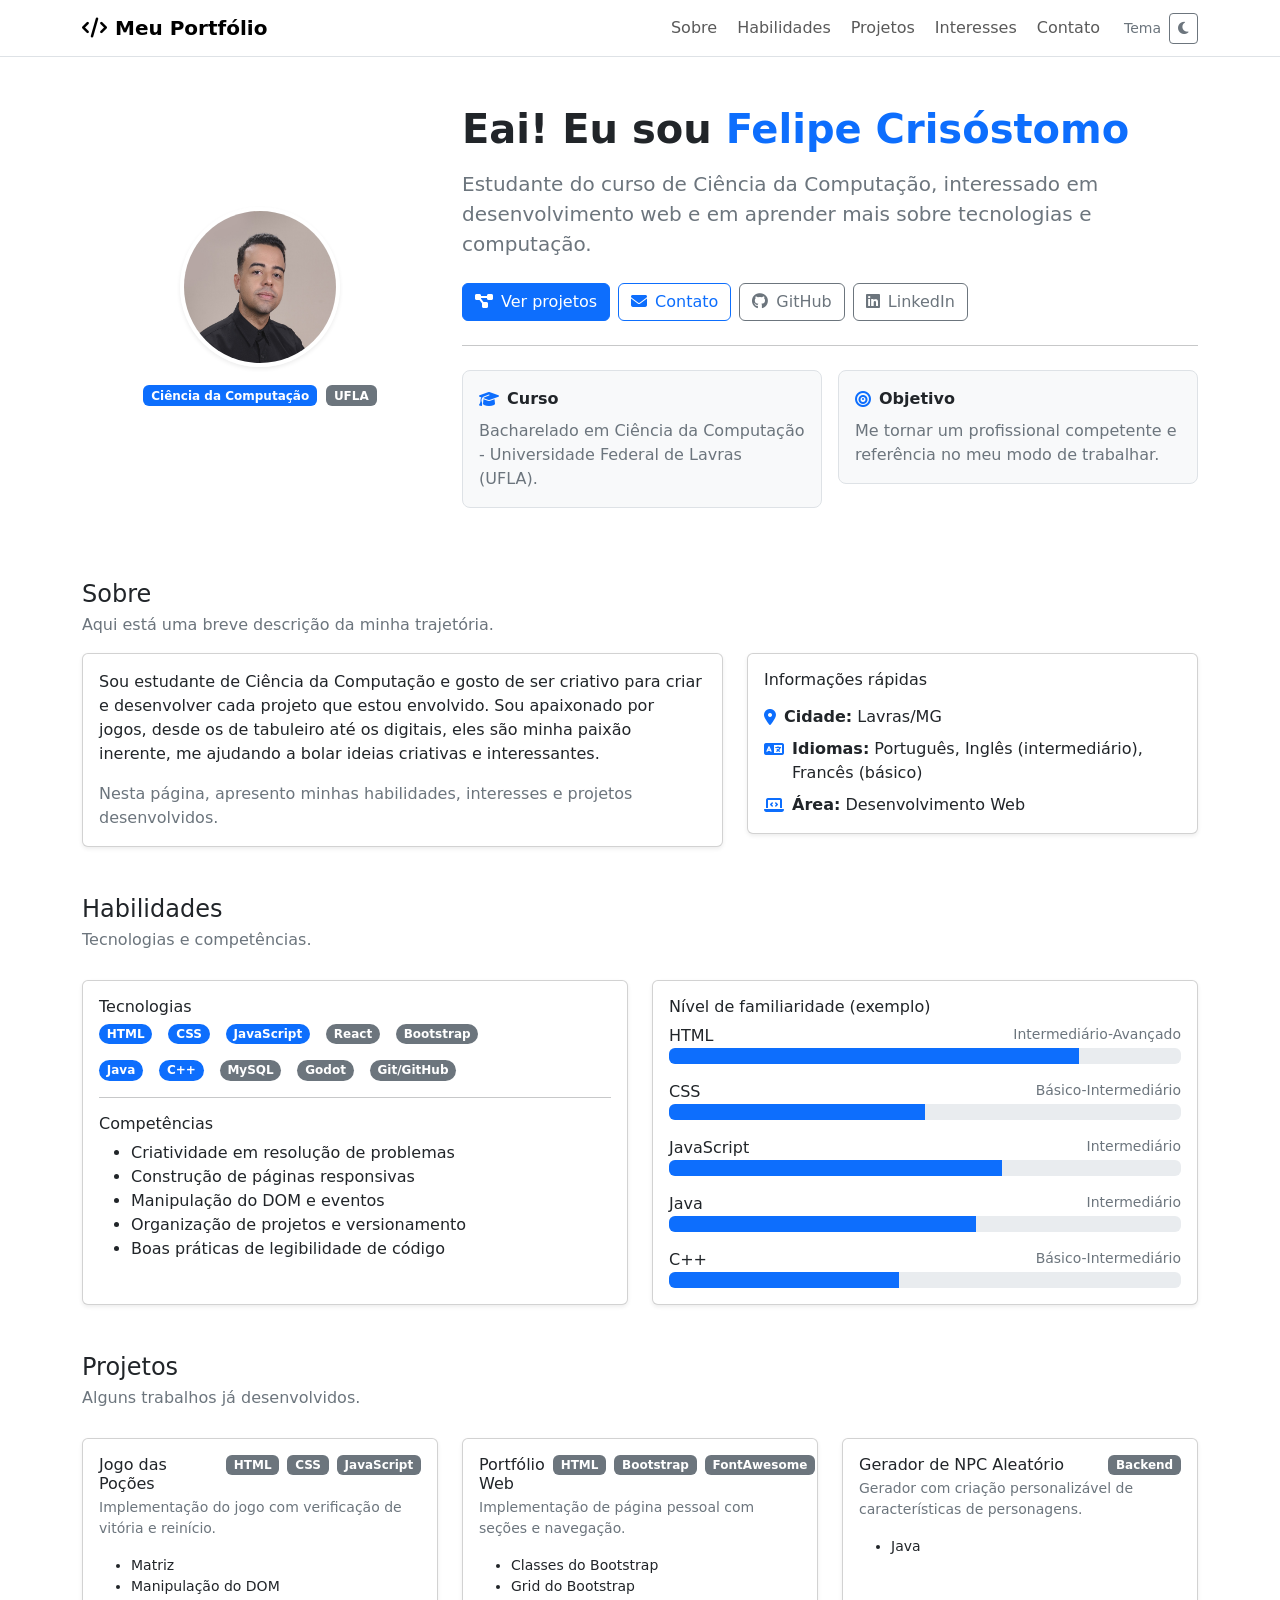
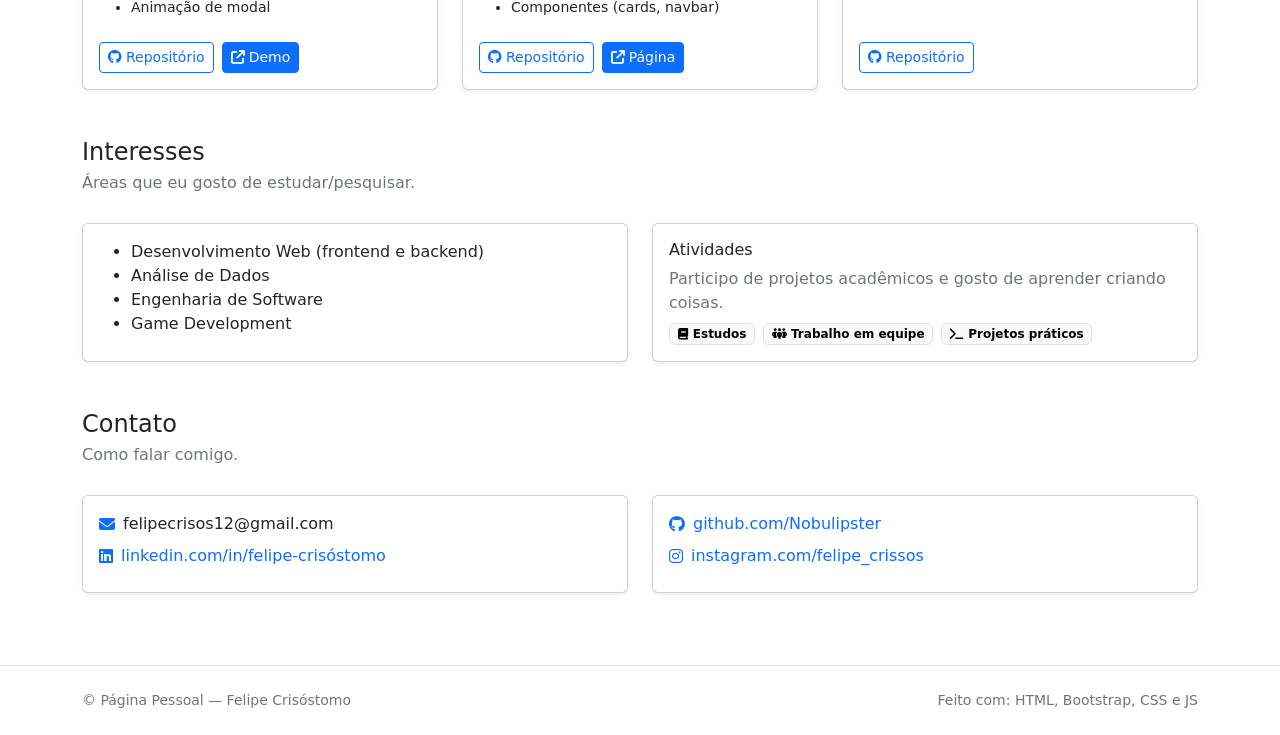
<file: bootstrap/index.html>
<!DOCTYPE html>
<html lang="pt-BR" data-bs-theme="light">

<head>
    <meta charset="utf-8">
    <meta name="viewport" content="width=device-width, initial-scale=1.0">
    <title>Página Pessoal</title>

    <!-- Bootstrap 5 (CSS) -->
    <link href="https://cdn.jsdelivr.net/npm/bootstrap@5.3.3/dist/css/bootstrap.min.css" rel="stylesheet">

    <!-- Font Awesome (ícones) -->
    <link rel="stylesheet" href="https://cdnjs.cloudflare.com/ajax/libs/font-awesome/6.5.0/css/all.min.css">

    <!-- CSS do projeto (externo) -->
    <link rel="stylesheet" href="assets/css/styles.css">
</head>

<body class="bg-body">
    <!-- Conteúdo virá aqui -->

    <!-- Bootstrap JS (necessário para navbar colapsável) -->
    <script src="https://cdn.jsdelivr.net/npm/bootstrap@5.3.3/dist/js/bootstrap.bundle.min.js"></script>

    <!-- Navbar -->
    <nav class="navbar navbar-expand-lg border-bottom bg-body sticky-top">
        <div class="container">
            <a class="navbar-brand fw-semibold" href="#top">
                <i class="fa-solid fa-code me-2"></i>Meu Portfólio
            </a>
            <button class="navbar-toggler" type="button" data-bs-toggle="collapse" data-bs-target="#navContent">
                <span class="navbar-toggler-icon"></span>
            </button>
            <div class="collapse navbar-collapse" id="navContent">
                <ul class="navbar-nav ms-auto gap-lg-1">
                    <li class="nav-item"><a class="nav-link" href="#sobre">Sobre</a></li>
                    <li class="nav-item"><a class="nav-link" href="#habilidades">Habilidades</a></li>
                    <li class="nav-item"><a class="nav-link" href="#projetos">Projetos</a></li>
                    <li class="nav-item"><a class="nav-link" href="#interesses">Interesses</a></li>
                    <li class="nav-item"><a class="nav-link" href="#contato">Contato</a></li>
                </ul>
                <div class="ms-lg-3 d-flex align-items-center gap-2 py-2 py-lg-0">
                    <span class="small text-secondary d-none d-lg-inline">Tema</span>
                    <button id="themeToggle" class="btn btn-outline-secondary btn-sm" type="button">
                        <i class="fa-solid fa-moon"></i>
                    </button>
                </div>
            </div>
        </div>
    </nav>

    <!-- Header / Informações Básicas -->
    <header id="top" class="py-5">
        <div class="container">
            <div class="row align-items-center g-4">
                <div class="col-12 col-lg-4 text-center">
                    <img class="profile-img shadow-sm" src="assets/img/foto.png" alt="Foto de perfil">
                    <div class="mt-3">
                        <span class="badge text-bg-primary me-1">Ciência da Computação</span>
                        <span class="badge text-bg-secondary">UFLA</span>
                    </div>
                </div>
                <div class="col-12 col-lg-8">
                    <h1 class="display-6 fw-semibold mb-3">
                        Eai! Eu sou <span class="text-primary">Felipe Crisóstomo</span>
                    </h1>
                    <p class="lead text-secondary mb-4">
                        Estudante do curso de Ciência da Computação, interessado em desenvolvimento web e em aprender
                        mais sobre tecnologias e computação.
                    </p>
                    <div class="d-flex flex-wrap gap-2">
                        <a class="btn btn-primary" href="#projetos">
                            <i class="fa-solid fa-diagram-project me-2"></i>Ver projetos
                        </a>
                        <a class="btn btn-outline-primary" href="#contato">
                            <i class="fa-solid fa-envelope me-2"></i>Contato
                        </a>
                        <a class="btn btn-outline-secondary" href="https://github.com/" target="_blank">
                            <i class="fa-brands fa-github me-2"></i>GitHub
                        </a>
                        <a class="btn btn-outline-secondary" href="https://www.linkedin.com/" target="_blank">
                            <i class="fa-brands fa-linkedin me-2"></i>LinkedIn
                        </a>
                    </div>
                    <hr class="my-4">
                    <div class="row g-3">
                        <div class="col-12 col-md-6">
                            <div class="p-3 rounded-3 border bg-body-tertiary">
                                <div class="d-flex align-items-center gap-2 mb-2">
                                    <i class="fa-solid fa-graduation-cap text-primary"></i>
                                    <strong>Curso</strong>
                                </div>
                                <p class="mb-0 text-secondary">
                                    Bacharelado em Ciência da Computação - Universidade Federal de Lavras (UFLA).
                                </p>
                            </div>
                        </div>
                        <div class="col-12 col-md-6">
                            <div class="p-3 rounded-3 border bg-body-tertiary">
                                <div class="d-flex align-items-center gap-2 mb-2">
                                    <i class="fa-solid fa-bullseye text-primary"></i>
                                    <strong>Objetivo</strong>
                                </div>
                                <p class="mb-0 text-secondary">
                                    Me tornar um profissional competente e referência no meu modo de trabalhar.
                                </p>
                            </div>
                        </div>
                    </div>
                </div>
            </div>
        </div>
    </header>

    <main class="pb-5">
        <!-- Sobre -->
        <section id="sobre" class="py-4">
            <div class="container">
                <div class="mb-3">
                    <h2 class="h4 mb-1">Sobre</h2>
                    <p class="text-secondary mb-0">Aqui está uma breve descrição da minha trajetória.</p>
                </div>
                <div class="row g-4">
                    <div class="col-12 col-lg-7">
                        <div class="card shadow-sm">
                            <div class="card-body">
                                <p class="mb-3">
                                    Sou estudante de Ciência da Computação e gosto de ser criativo para criar
                                    e desenvolver cada projeto que estou envolvido. Sou apaixonado por jogos, 
                                    desde os de tabuleiro até os digitais, eles são minha paixão inerente, me
                                    ajudando a bolar ideias criativas e interessantes.
                                </p>
                                <p class="mb-0 text-secondary">
                                    Nesta página, apresento minhas habilidades, interesses e projetos desenvolvidos.
                                </p>
                            </div>
                        </div>
                    </div>
                    <div class="col-12 col-lg-5">
                        <div class="card shadow-sm">
                            <div class="card-body">
                                <h3 class="h6 mb-3">Informações rápidas</h3>
                                <ul class="list-unstyled mb-0">
                                    <li class="d-flex gap-2 mb-2">
                                        <i class="fa-solid fa-location-dot text-primary mt-1"></i>
                                        <div><strong>Cidade:</strong> Lavras/MG</div>
                                    </li>
                                    <li class="d-flex gap-2 align-items-start mb-2">
                                        <i class="fa-solid fa-language mt-1 text-primary"></i>
                                        <div><strong>Idiomas:</strong> Português, Inglês (intermediário), Francês
                                            (básico)</div>
                                    </li>
                                    <li class="d-flex gap-2">
                                        <i class="fa-solid fa-laptop-code text-primary mt-1"></i>
                                        <div><strong>Área:</strong> Desenvolvimento Web</div>
                                    </li>
                                </ul>
                            </div>
                        </div>
                    </div>
                </div>
            </div>
        </section>

        <!-- Habilidades -->
        <section id="habilidades" class="py-4">
            <div class="container">
                <div class="section-title">
                    <h2 class="h4 mb-1">Habilidades</h2>
                    <p class="text-secondary mb-0">Tecnologias e competências.</p>
                </div>
                <div class="row g-4 mt-1">
                    <div class="col-12 col-lg-6">
                        <div class="card shadow-sm h-100">
                            <div class="card-body">
                                <h3 class="h6">Tecnologias</h3>
                                <div class="d-flex flex-wrap gap-3 mb-3">
                                    <span class="badge rounded-pill text-bg-primary">HTML</span>
                                    <span class="badge rounded-pill text-bg-primary">CSS</span>
                                    <span class="badge rounded-pill text-bg-primary">JavaScript</span>
                                    <span class="badge rounded-pill text-bg-secondary">React</span>
                                    <span class="badge rounded-pill text-bg-secondary">Bootstrap</span>
                                </div>
                                <div class="d-flex flex-wrap gap-3 mb-3">
                                    <span class="badge rounded-pill text-bg-primary">Java</span>
                                    <span class="badge rounded-pill text-bg-primary">C++</span>
                                    <span class="badge rounded-pill text-bg-secondary">MySQL</span>
                                    <span class="badge rounded-pill text-bg-secondary">Godot</span>
                                    <span class="badge rounded-pill text-bg-secondary">Git/GitHub</span>
                                </div>
                                <hr>
                                <h3 class="h6">Competências</h3>
                                <ul class="mb-0">
                                    <li>Criatividade em resolução de problemas</li>
                                    <li>Construção de páginas responsivas</li>
                                    <li>Manipulação do DOM e eventos</li>
                                    <li>Organização de projetos e versionamento</li>
                                    <li>Boas práticas de legibilidade de código</li>
                                </ul>
                            </div>
                        </div>
                    </div>
                    <div class="col-12 col-lg-6">
                        <div class="card shadow-sm h-100">
                            <div class="card-body">
                                <h3 class="h6">Nível de familiaridade (exemplo)</h3>
                                <div class="mb-3">
                                    <div class="d-flex justify-content-between">
                                        <span>HTML</span><span class="text-secondary small">Intermediário-Avançado</span>
                                    </div>
                                    <div class="progress" role="progressbar" aria-label="HTML" aria-valuenow="80"
                                        aria-valuemin="0" aria-valuemax="100">
                                        <div class="progress-bar" style="width: 80%"></div>
                                    </div>
                                </div>
                                <div class="mb-3">
                                    <div class="d-flex justify-content-between">
                                        <span>CSS</span><span class="text-secondary small">Básico-Intermediário</span>
                                    </div>
                                    <div class="progress" role="progressbar" aria-label="CSS" aria-valuenow="50"
                                        aria-valuemin="0" aria-valuemax="100">
                                        <div class="progress-bar" style="width: 50%"></div>
                                    </div>
                                </div>
                                <div class="mb-3">
                                    <div class="d-flex justify-content-between">
                                        <span>JavaScript</span><span class="text-secondary small">Intermediário</span>
                                    </div>
                                    <div class="progress" role="progressbar" aria-label="JavaScript" aria-valuenow="65"
                                        aria-valuemin="0" aria-valuemax="100">
                                        <div class="progress-bar" style="width: 65%"></div>
                                    </div>
                                </div>
                                <div class="mb-3">
                                    <div class="d-flex justify-content-between">
                                        <span>Java</span><span class="text-secondary small">Intermediário</span>
                                    </div>
                                    <div class="progress" role="progressbar" aria-label="HTML" aria-valuenow="60"
                                        aria-valuemin="0" aria-valuemax="100">
                                        <div class="progress-bar" style="width: 60%"></div>
                                    </div>
                                </div>
                                <div class="mb-0">
                                    <div class="d-flex justify-content-between">
                                        <span>C++</span><span class="text-secondary small">Básico-Intermediário</span>
                                    </div>
                                    <div class="progress" role="progressbar" aria-label="HTML" aria-valuenow="45"
                                        aria-valuemin="0" aria-valuemax="100">
                                        <div class="progress-bar" style="width: 45%"></div>
                                    </div>
                                </div>
                            </div>
                        </div>
                    </div>
                </div>
            </div>
        </section>

        <!-- Projetos -->
        <section id="projetos" class="py-4">
            <div class="container">
                <div class="section-title">
                    <h2 class="h4 mb-1">Projetos</h2>
                    <p class="text-secondary mb-0">Alguns trabalhos já desenvolvidos.</p>
                </div>
                <div class="row g-4 mt-1">
                    <div class="col-12 col-md-6 col-lg-4">
                        <div class="card shadow-sm h-100">
                            <div class="card-body d-flex flex-column">
                                <div class="d-flex align-items-start justify-content-between gap-2">
                                    <h3 class="h6 mb-1">Jogo das Poções</h3>
                                    <span class="badge text-bg-secondary">HTML</span>
                                    <span class="badge text-bg-secondary">CSS</span>
                                    <span class="badge text-bg-secondary">JavaScript</span>
                                </div>
                                <p class="text-secondary small">
                                    Implementação do jogo com verificação de vitória e reinício.
                                </p>
                                <ul class="small mb-4">
                                    <li>Matriz</li>
                                    <li>Manipulação do DOM</li>
                                    <li>Animação de modal</li>
                                </ul>
                                <div class="mt-auto d-flex gap-2">
                                    <a class="btn btn-sm btn-outline-primary" href="https://github.com/Nobulipster/jogo-das-pocoes" target="_blank" rel="noreferrer">
                                        <i class="fa-brands fa-github me-1"></i>Repositório
                                    </a>
                                    <a class="btn btn-sm btn-primary" href="https://nobulipster.github.io/jogo-das-pocoes/page/" target="_blank" rel="noreferrer">
                                        <i class="fa-solid fa-arrow-up-right-from-square me-1"></i>Demo
                                    </a>
                                </div>
                            </div>
                        </div>
                    </div>
                    <div class="col-12 col-md-6 col-lg-4">
                        <div class="card shadow-sm h-100">
                            <div class="card-body d-flex flex-column">
                                <div class="d-flex align-items-start justify-content-between gap-2">
                                    <h3 class="h6 mb-1">Portfólio Web</h3>
                                    <span class="badge text-bg-secondary">HTML</span>
                                    <span class="badge text-bg-secondary">Bootstrap</span>
                                    <span class="badge text-bg-secondary">FontAwesome</span>
                                </div>
                                <p class="text-secondary small">
                                    Implementação de página pessoal com seções e navegação.
                                </p>
                                <ul class="small mb-4">
                                    <li>Classes do Bootstrap</li>
                                    <li>Grid do Bootstrap</li>
                                    <li>Componentes (cards, navbar)</li>
                                </ul>
                                <div class="mt-auto d-flex gap-2">
                                    <a class="btn btn-sm btn-outline-primary" href="https://github.com/Nobulipster/Portfolio-Web" target="_blank" rel="noreferrer">
                                        <i class="fa-brands fa-github me-1"></i>Repositório
                                    </a>
                                    <a class="btn btn-sm btn-primary" href="#" target="_blank" rel="noreferrer">
                                        <i class="fa-solid fa-arrow-up-right-from-square me-1"></i>Página
                                    </a>
                                </div>
                            </div>
                        </div>
                    </div>
                    <div class="col-12 col-md-6 col-lg-4">
                        <div class="card shadow-sm h-100">
                            <div class="card-body d-flex flex-column">
                                <div class="d-flex align-items-start justify-content-between gap-2">
                                    <h3 class="h6 mb-1">Gerador de NPC Aleatório</h3>
                                    <span class="badge text-bg-secondary">Backend</span>
                                </div>
                                <p class="text-secondary small">
                                    Gerador com criação personalizável de características de personagens.
                                </p>
                                <ul class="small mb-4">
                                    <li>Java</li>
                                </ul>
                                <div class="mt-auto d-flex">
                                    <a class="btn btn-sm btn-outline-primary" href="https://github.com/Nobulipster/Criador_NPC_Aleatorio" target="_blank" rel="noreferrer">
                                        <i class="fa-brands fa-github me-1"></i>Repositório
                                    </a>
                                </div>
                            </div>
                        </div>
                    </div>
                </div>
            </div>
        </section>

        <!-- Interesses -->
        <section id="interesses" class="py-4">
            <div class="container">
                <div class="section-title">
                    <h2 class="h4 mb-1">Interesses</h2>
                    <p class="text-secondary mb-0">Áreas que eu gosto de estudar/pesquisar.</p>
                </div>
                <div class="row g-4 mt-1">
                    <div class="col-12 col-lg-6">
                        <div class="card shadow-sm h-100">
                            <div class="card-body">
                                <ul class="mb-0">
                                    <li>Desenvolvimento Web (frontend e backend)</li>
                                    <li>Análise de Dados</li>
                                    <li>Engenharia de Software</li>
                                    <li>Game Development</li>
                                </ul>
                            </div>
                        </div>
                    </div>
                    <div class="col-12 col-lg-6">
                        <div class="card shadow-sm h-100">
                            <div class="card-body">
                                <h3 class="h6">Atividades</h3>
                                <p class="text-secondary mb-2">
                                    Participo de projetos acadêmicos e gosto de aprender criando coisas.
                                </p>
                                <div class="d-flex flex-wrap gap-2">
                                    <span class="badge text-bg-light border"><i
                                            class="fa-solid fa-book me-1"></i>Estudos</span>
                                    <span class="badge text-bg-light border"><i
                                            class="fa-solid fa-people-group me-1"></i>Trabalho em equipe</span>
                                    <span class="badge text-bg-light border"><i
                                            class="fa-solid fa-terminal me-1"></i>Projetos práticos</span>
                                </div>
                            </div>
                        </div>
                    </div>
                </div>
            </div>
        </section>

        <!-- Contato -->
        <section id="contato" class="py-4">
            <div class="container">
                <div class="section-title">
                    <h2 class="h4 mb-1">Contato</h2>
                    <p class="text-secondary mb-0">Como falar comigo.</p>
                </div>
                <div class="row g-4 mt-1">
                    <div class="col-12 col-lg-6">
                        <div class="card shadow-sm">
                            <div class="card-body">
                                <ul class="list-unstyled mb-0">
                                    <li class="d-flex gap-2 align-items-center mb-2">
                                        <i class="fa-solid fa-envelope text-primary"></i>
                                        <span>felipecrisos12@gmail.com</span>
                                    </li>
                                    <li class="d-flex gap-2 align-items-center mb-2">
                                        <i class="fa-brands fa-linkedin text-primary"></i>
                                        <a class="link-underline link-underline-opacity-0"
                                            href="https://www.linkedin.com/in/felipe-crisóstomo-982b1b161/" target="_blank" rel="noreferrer">
                                            linkedin.com/in/felipe-crisóstomo
                                        </a>
                                    </li>
                                </ul>
                            </div>
                        </div>
                    </div>
                    <div class="col-12 col-lg-6">
                        <div class="card shadow-sm">
                            <div class="card-body">
                                <ul class="list-unstyled mb-0">
                                    <li class="d-flex gap-2 align-items-center mb-2">
                                        <i class="fa-brands fa-github text-primary"></i>
                                        <a class="link-underline link-underline-opacity-0" href="https://github.com/Nobulipster"
                                            target="_blank" rel="noreferrer">
                                            github.com/Nobulipster
                                        </a>
                                    </li>
                                    <li class="d-flex gap-2 align-items-center mb-2">
                                        <i class="fa-brands fa-instagram text-primary"></i>
                                        <a class="link-underline link-underline-opacity-0" href="https://www.instagram.com/felipe_crissos?stkn=eXVuN2t2OHJodDdu"
                                            target="_blank" rel="noreferrer">
                                            instagram.com/felipe_crissos
                                        </a>
                                    </li>                                    
                                </ul>
                            </div>
                        </div>
                    </div>
                </div>
            </div>
        </section>
    </main>

    <!-- Rodapé da Página -->
    <footer class="border-top py-4">
        <div class="container d-flex flex-column flex-md-row justify-content-between gap-2">
            <small class="text-secondary">© <span id="year"></span> Página Pessoal — Felipe Crisóstomo</small>
            <small class="text-secondary">Feito com: HTML, Bootstrap, CSS e JS</small>
        </div>
    </footer>

    <!-- JS do projeto -->
    <script src="assets/js/script.js"></script>
</body>

</html>
</file>
<file: bootstrap/assets/css/styles.css>
/* Ajusta tamanho da imagem de perfil */
.profile-img {
    width: 160px;
    height: 160px;
    border-radius: 999px;
    border: 4px solid rgba(255, 255, 255, 0.7);
}

/* Melhorar espaçamento do âncora/título (por causa da navbar fixa) */
section {
    scroll-margin-top: 90px;
}
</file>
